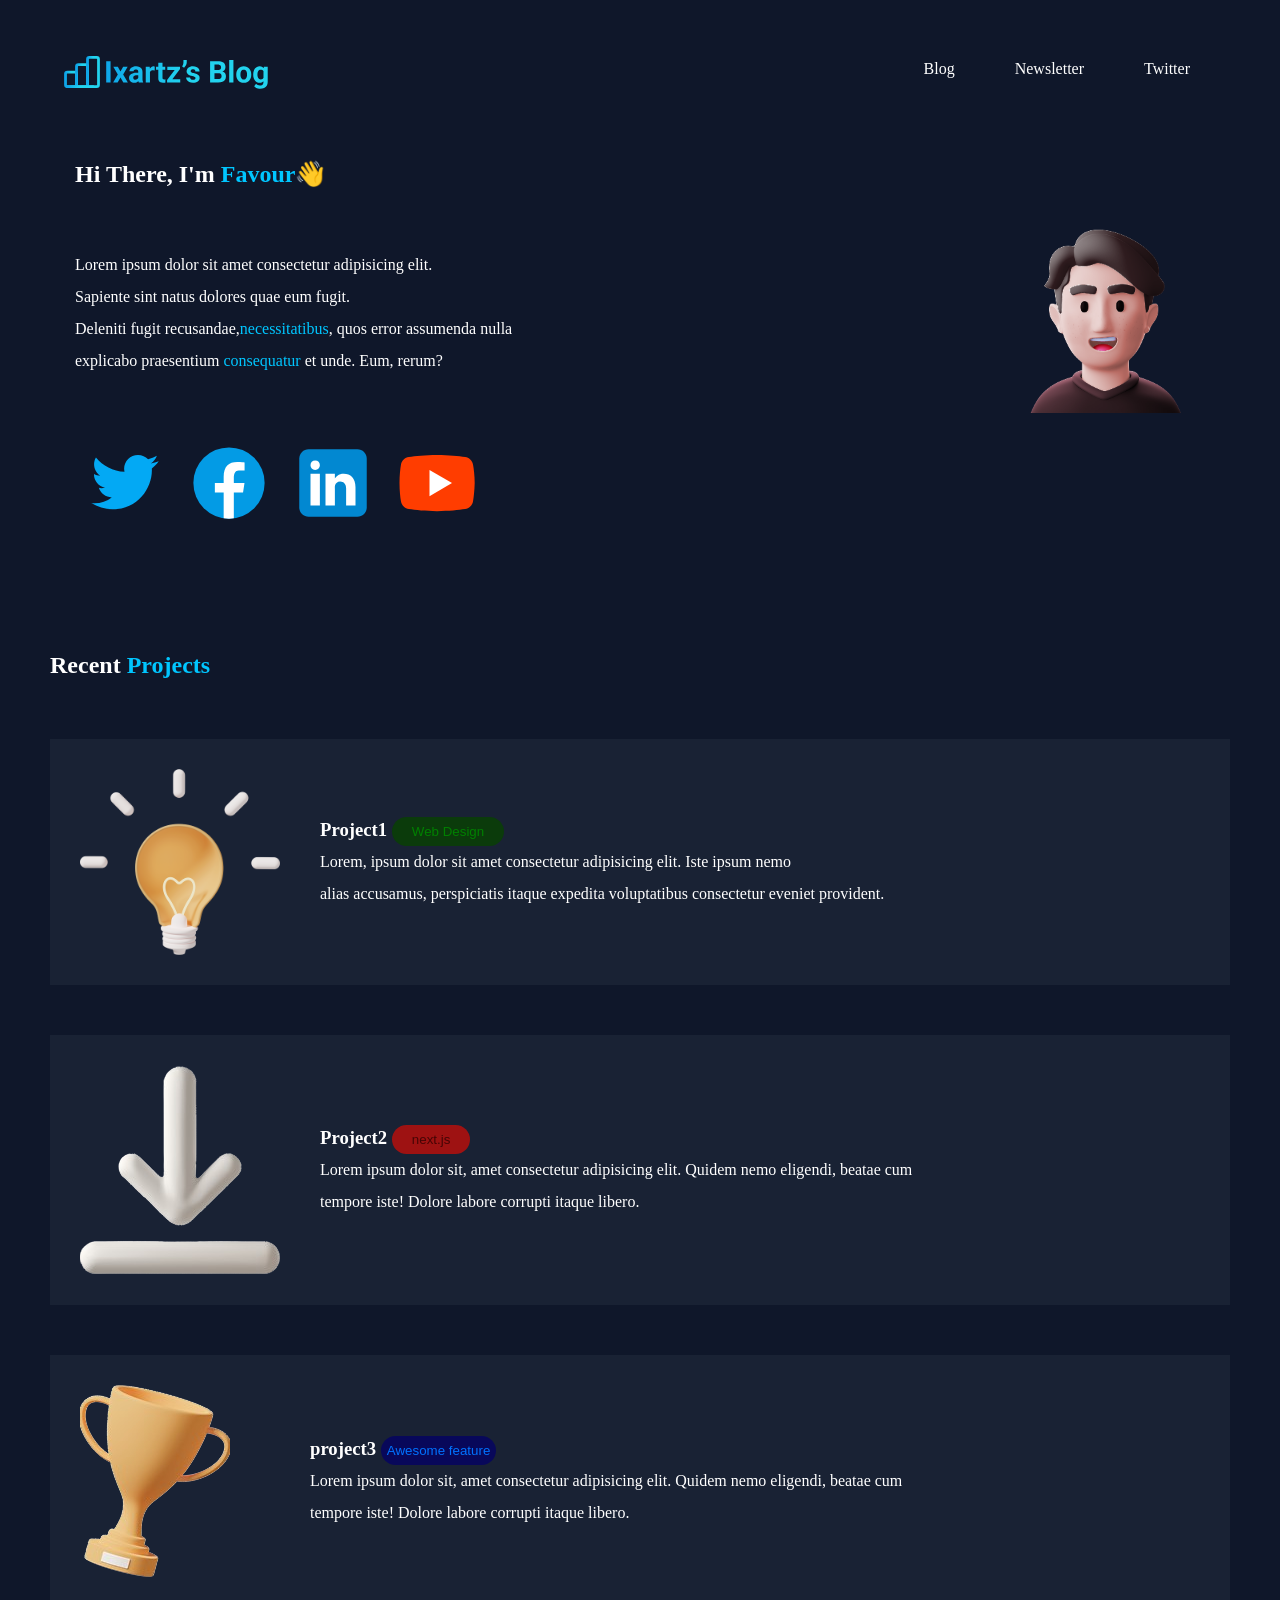
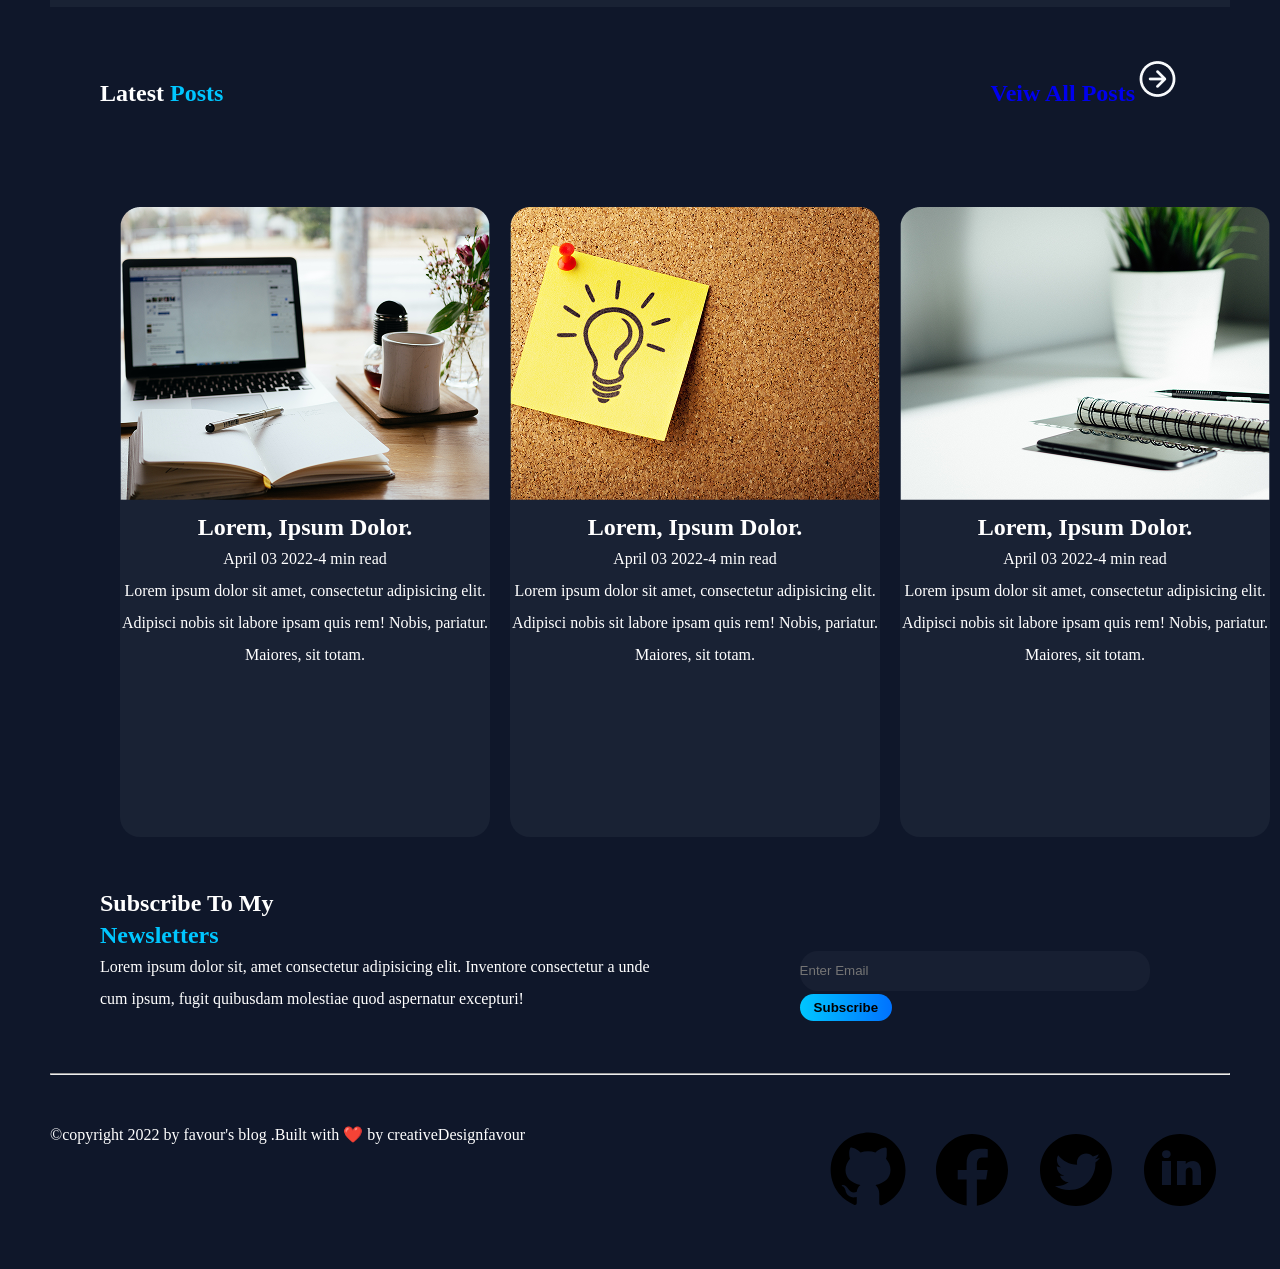
<file: index.html>
<!DOCTYPE html>
<html lang="en">
<head>
    <meta charset="UTF-8">
    <meta name="viewport" content="width=device-width, initial-scale=1.0">
    <link rel="stylesheet" href="style.css">
    <title>Document</title>
</head>
<body>
   <header>
    <nav>
        <a href="/">
        <img src="./image/logo.svg" alt="logo">
        </a>
      <ul>
        <li>
            <a href="#">Blog</a>
        </li>
        <li>
            <a href="#">Newsletter</a>
        </li>
        <li>
            <a href="#">Twitter</a>
        </li>
      </ul>  
    </nav>
   </header>
   <section>
    <main>
        <div class="container-1">
            <div>
                <h2>Hi there, i'm <span class="favour">favour👋</span></h2>
            </div>
            <div class="containerpara">
                <p>
                    Lorem ipsum dolor sit amet consectetur adipisicing elit.<br/> Sapiente sint natus dolores quae eum fugit. <br/>Deleniti fugit recusandae,<span class="necessitatibus">necessitatibus</span>, quos error assumenda nulla<br/> explicabo praesentium <span class="consequatur">consequatur</span> et unde. Eum, rerum?
                </p>
         <div>
                    <img src="./image/west man.png" class="man" width="200px" alt="">
         </div>
         </div>
                <div class="icon-container">
                <svg xmlns="http://www.w3.org/2000/svg" x="0px" y="0px" width="100" height="90" viewBox="0 0 48 48">
                    <path fill="#03A9F4" d="M42,12.429c-1.323,0.586-2.746,0.977-4.247,1.162c1.526-0.906,2.7-2.351,3.251-4.058c-1.428,0.837-3.01,1.452-4.693,1.776C34.967,9.884,33.05,9,30.926,9c-4.08,0-7.387,3.278-7.387,7.32c0,0.572,0.067,1.129,0.193,1.67c-6.138-0.308-11.582-3.226-15.224-7.654c-0.64,1.082-1,2.349-1,3.686c0,2.541,1.301,4.778,3.285,6.096c-1.211-0.037-2.351-0.374-3.349-0.914c0,0.022,0,0.055,0,0.086c0,3.551,2.547,6.508,5.923,7.181c-0.617,0.169-1.269,0.263-1.941,0.263c-0.477,0-0.942-0.054-1.392-0.135c0.94,2.902,3.667,5.023,6.898,5.086c-2.528,1.96-5.712,3.134-9.174,3.134c-0.598,0-1.183-0.034-1.761-0.104C9.268,36.786,13.152,38,17.321,38c13.585,0,21.017-11.156,21.017-20.834c0-0.317-0.01-0.633-0.025-0.945C39.763,15.197,41.013,13.905,42,12.429"></path>
                </svg>
                <svg xmlns="http://www.w3.org/2000/svg" x="0px" y="0px" width="100" height="90" viewBox="0 0 48 48">
                    <path fill="#039be5" d="M24 5A19 19 0 1 0 24 43A19 19 0 1 0 24 5Z"></path><path fill="#fff" d="M26.572,29.036h4.917l0.772-4.995h-5.69v-2.73c0-2.075,0.678-3.915,2.619-3.915h3.119v-4.359c-0.548-0.074-1.707-0.236-3.897-0.236c-4.573,0-7.254,2.415-7.254,7.917v3.323h-4.701v4.995h4.701v13.729C22.089,42.905,23.032,43,24,43c0.875,0,1.729-0.08,2.572-0.194V29.036z"></path>
            </svg>
            <svg xmlns="http://www.w3.org/2000/svg" x="0px" y="0px" width="100" height="90" viewBox="0 0 48 48">
                    <path fill="#0288D1" d="M42,37c0,2.762-2.238,5-5,5H11c-2.761,0-5-2.238-5-5V11c0-2.762,2.239-5,5-5h26c2.762,0,5,2.238,5,5V37z"></path><path fill="#FFF" d="M12 19H17V36H12zM14.485 17h-.028C12.965 17 12 15.888 12 14.499 12 13.08 12.995 12 14.514 12c1.521 0 2.458 1.08 2.486 2.499C17 15.887 16.035 17 14.485 17zM36 36h-5v-9.099c0-2.198-1.225-3.698-3.192-3.698-1.501 0-2.313 1.012-2.707 1.99C24.957 25.543 25 26.511 25 27v9h-5V19h5v2.616C25.721 20.5 26.85 19 29.738 19c3.578 0 6.261 2.25 6.261 7.274L36 36 36 36z"></path>
            </svg>
            <svg xmlns="http://www.w3.org/2000/svg" x="0px" y="0px" width="100" height="90" viewBox="0 0 48 48">
                    <path fill="#FF3D00" d="M43.2,33.9c-0.4,2.1-2.1,3.7-4.2,4c-3.3,0.5-8.8,1.1-15,1.1c-6.1,0-11.6-0.6-15-1.1c-2.1-0.3-3.8-1.9-4.2-4C4.4,31.6,4,28.2,4,24c0-4.2,0.4-7.6,0.8-9.9c0.4-2.1,2.1-3.7,4.2-4C12.3,9.6,17.8,9,24,9c6.2,0,11.6,0.6,15,1.1c2.1,0.3,3.8,1.9,4.2,4c0.4,2.3,0.9,5.7,0.9,9.9C44,28.2,43.6,31.6,43.2,33.9z"></path><path fill="#FFF" d="M20 31L20 17 32 24z"></path>
            </svg>
    </div>
    </div>
    </div>
    <div class="all">
        <h2>Recent  <span class="project">projects</span></h2>
    </div>

    <div class="Project1">
        <img src="./image/bool.png" width="200px" alt="">
        <div>
            <h3><span>Project1</span>    <button class="web">Web Design</button> </h3>
            <div>
                <p>
                    Lorem, ipsum dolor sit amet consectetur adipisicing elit. Iste ipsum nemo <br/>alias accusamus, perspiciatis itaque expedita voluptatibus consectetur eveniet provident.
                </p>
            </div>
        </div>
    </div>

    <div class="project2">
        <img src="./image/arrow.png" alt="">
        <div>
            <h3><span>Project2</span>   <button class="next">next.js</button>  </h3>
            <div>
                <p>
                    Lorem ipsum dolor sit, amet consectetur adipisicing elit. Quidem nemo eligendi, beatae cum<br/> tempore iste! Dolore labore corrupti itaque libero.
                </p>
            </div>
        </div>
    </div>

    <div class="project3">
        <img src="./image/cup.png" alt="">
        <div>
            <h3><span>project3</span>  <button class="Awesome">Awesome feature</button>  </h3>
            <div>
                <p>
                    Lorem ipsum dolor sit, amet consectetur adipisicing elit. Quidem nemo eligendi, beatae cum<br/> tempore iste! Dolore labore corrupti itaque libero.
                </p>
            </div>
        </div>
    </div>

    <div class="posts" class="image">
        <h2>Latest   <span class="post">posts</span></h2>
        <div>
            <a href="/">
            <h2><span>Veiw all posts</span><img src="./image/row.png"  alt=""></h2>
            </a>
        </div>
    </div>

    <div class="container">
        <div class="man">
            <div class="rule">
                    <img src="./image/comn.png" alt="">
                    <div class="text3">
                        <h2>Lorem, ipsum dolor.</h2>
                        <div>
                            <time datetime="April 03 2022-4 min read">April 03 2022-4 min read</time>
                            <div>
                                Lorem ipsum dolor sit amet, consectetur adipisicing elit.<br/> Adipisci nobis sit labore ipsam quis rem! Nobis, pariatur. Maiores, sit totam.
                            </div>
                        </div>
                    </div>
                </div>
        

                    <div class="jklo">
                    <img src="./image/jklo.png" alt="">
                    <div class="text2">
                        <h2>Lorem, ipsum dolor.</h2>
                        <div>
                            <time datetime="April 03 2022-4 min read">April 03 2022-4 min read</time>
                            <div>
                                Lorem ipsum dolor sit amet, consectetur adipisicing elit.<br/> Adipisci nobis sit labore ipsam quis rem! Nobis, pariatur. Maiores, sit totam.
                            </div>
                        </div>
                    </div>
                </div>

                <div class="ami">
                    <img src="./image/ami.png" alt="">
                    <div class="text1">
                        <h2>Lorem, ipsum dolor.</h2>
                        <div>
                            <time datetime="April 03 2022-4 min read">April 03 2022-4 min read</time>
                            <div class="">
                                Lorem ipsum dolor sit amet, consectetur adipisicing elit.<br/> Adipisci nobis sit labore ipsam quis rem! Nobis, pariatur. Maiores, sit totam.
                            </div>
                        </div>
                    </div>
                </div>
            </div>
    </div>
    </div>
    <div class="container">
        <h1>Subscribe to my</h1>
        <h1 class="news">Newsletters</h1>
        <div class="Newsletter">
            <p>
                Lorem ipsum dolor sit, amet consectetur adipisicing elit. Inventore consectetur a unde<br/> cum ipsum, fugit quibusdam molestiae quod aspernatur excepturi!
            </p>
            <div>
                <form>
                <span><input type="email" placeholder="Enter Email" required class="form"><button class="butt">Subscribe</button></span>
                </form> 
            </div>
        </div>
    </div>

    <div>
        <hr style="width: 100%;">
    </div>
    </main>
   </section>
   
   <footer>
    <div class="footer">
                    <p class="copy">&copy;copyright 2022 by favour's blog .Built with ❤️ by creativeDesignfavour</p>
        <div class="container-icon">
                <svg xmlns="http://www.w3.org/2000/svg" x="0px" y="0px" width="100" height="90" viewBox="0 0 24 24">
                    <path d="M10.9,2.1c-4.6,0.5-8.3,4.2-8.8,8.7c-0.5,4.7,2.2,8.9,6.3,10.5C8.7,21.4,9,21.2,9,20.8v-1.6c0,0-0.4,0.1-0.9,0.1 c-1.4,0-2-1.2-2.1-1.9c-0.1-0.4-0.3-0.7-0.6-1C5.1,16.3,5,16.3,5,16.2C5,16,5.3,16,5.4,16c0.6,0,1.1,0.7,1.3,1c0.5,0.8,1.1,1,1.4,1 c0.4,0,0.7-0.1,0.9-0.2c0.1-0.7,0.4-1.4,1-1.8c-2.3-0.5-4-1.8-4-4c0-1.1,0.5-2.2,1.2-3C7.1,8.8,7,8.3,7,7.6c0-0.4,0-0.9,0.2-1.3 C7.2,6.1,7.4,6,7.5,6c0,0,0.1,0,0.1,0C8.1,6.1,9.1,6.4,10,7.3C10.6,7.1,11.3,7,12,7s1.4,0.1,2,0.3c0.9-0.9,2-1.2,2.5-1.3 c0,0,0.1,0,0.1,0c0.2,0,0.3,0.1,0.4,0.3C17,6.7,17,7.2,17,7.6c0,0.8-0.1,1.2-0.2,1.4c0.7,0.8,1.2,1.8,1.2,3c0,2.2-1.7,3.5-4,4 c0.6,0.5,1,1.4,1,2.3v2.6c0,0.3,0.3,0.6,0.7,0.5c3.7-1.5,6.3-5.1,6.3-9.3C22,6.1,16.9,1.4,10.9,2.1z"></path>
            </svg>

                <svg xmlns="http://www.w3.org/2000/svg" x="0px" y="0px" width="100" height="90" viewBox="0 0 30 30">
                    <path d="M15,3C8.373,3,3,8.373,3,15c0,6.016,4.432,10.984,10.206,11.852V18.18h-2.969v-3.154h2.969v-2.099c0-3.475,1.693-5,4.581-5 c1.383,0,2.115,0.103,2.461,0.149v2.753h-1.97c-1.226,0-1.654,1.163-1.654,2.473v1.724h3.593L19.73,18.18h-3.106v8.697 C22.481,26.083,27,21.075,27,15C27,8.373,21.627,3,15,3z"></path>
            </svg>

            <svg xmlns="http://www.w3.org/2000/svg" x="0px" y="0px" width="100" height="90" viewBox="0 0 30 30">
                    <path d="M15,3C8.373,3,3,8.373,3,15c0,6.627,5.373,12,12,12s12-5.373,12-12C27,8.373,21.627,3,15,3z M21.464,12.535 c0.006,0.133,0.009,0.265,0.009,0.397c0,4.068-3.095,8.756-8.756,8.756c-1.739,0-3.356-0.509-4.717-1.383 c0.241,0.029,0.486,0.042,0.735,0.042c1.443,0,2.769-0.491,3.821-1.318c-1.347-0.025-2.484-0.915-2.875-2.137 c0.188,0.036,0.381,0.055,0.579,0.055c0.281,0,0.554-0.038,0.811-0.108c-1.408-0.282-2.469-1.526-2.469-3.017 c0-0.013,0-0.026,0-0.039c0.415,0.231,0.889,0.369,1.394,0.385c-0.825-0.551-1.369-1.494-1.369-2.561 c0-0.565,0.151-1.094,0.416-1.547c1.518,1.862,3.786,3.088,6.343,3.216c-0.052-0.225-0.079-0.46-0.079-0.701 c0-1.699,1.378-3.078,3.077-3.078c0.885,0,1.685,0.374,2.246,0.972c0.701-0.139,1.36-0.394,1.955-0.747 c-0.23,0.719-0.718,1.321-1.354,1.703c0.622-0.074,1.215-0.239,1.768-0.484C22.588,11.559,22.067,12.1,21.464,12.535z"></path>
            </svg>

            <svg xmlns="http://www.w3.org/2000/svg" x="0px" y="0px" width="100" height="90" viewBox="0 0 30 30">
                    <path d="M15,3C8.373,3,3,8.373,3,15c0,6.627,5.373,12,12,12s12-5.373,12-12C27,8.373,21.627,3,15,3z M10.496,8.403c0.842,0,1.403,0.561,1.403,1.309c0,0.748-0.561,1.309-1.496,1.309C9.561,11.022,9,10.46,9,9.712C9,8.964,9.561,8.403,10.496,8.403z M12,20H9v-8h3V20z M22,20h-2.824v-4.372c0-1.209-0.753-1.488-1.035-1.488s-1.224,0.186-1.224,1.488c0,0.186,0,4.372,0,4.372H14v-8h2.918v1.116C17.294,12.465,18.047,12,19.459,12C20.871,12,22,13.116,22,15.628V20z"></path>
            </svg>
    </div>
    </div>
   </footer>
</body>
</html>
</file>
<file: style.css>
*{
    margin: 0;
    padding: 0;
    box-sizing: border-box;
}
body{
    margin: 50px;
    background-color: #0f172A;
    color: white;
}
nav{
    display: flex;
    text-align: center;
    justify-content: space-between;
    margin: 10px 10px;
}
nav ul{
    text-decoration: none;
    list-style: none;
    display: flex;
}
nav ul li{
    display: flex;
    width: 80%;
}
nav li a{
    padding: 10px;
    text-decoration: none;
    justify-content: space-between;
    padding: 10px;
    margin: 0px 20px;
    color: white;
    font-size: medium;
   font-style: normal;
   font-family: cursive;
}
.containerpara {
    justify-content: space-between;
    display: flex;
    margin-top: 20px;
    font-size: medium;
   font-style: normal;
   font-family: cursive;
}
.man{
    text-align: start;
}
.container-1{
    margin: 60px 25px;
}
.containerpara{
    line-height: 2rem;
    margin:25px 0px;
    align-items: center;
}
.icon-container svg .container-icon svg{
    width: 50px;
    margin: 0px 10px;
    align-items: center;
    padding-top: 0px;
     
}
.containerpara p{
    margin:25px 0px ;
    font-size: medium;
   font-style: normal;
   font-family: cursive;
}
.Project1{
    display: flex;
    justify-content: flex-start;
    align-items: center;
    gap: 40px;
    background-color:rgba(225, 255, 255, 0.046);
    margin-bottom: 0px 50px;
    width: 100%;
    height: 50%;
    line-height: 2rem;
    font-size: medium;
   font-style: normal;
   font-family: cursive;
   padding: 30px 30px;
}
.project2{
   display: flex;
   justify-content: flex-start;
   align-items:center;
   background-color:rgba(225, 255, 255, 0.046);
   width: 100%;
   height: 60%;
   margin-top: 50px;
   gap: 40px;
   line-height: 2rem;
   font-size: medium;
   font-style: normal;
   font-family: cursive;
   padding: 30px 30px;
}
.project3{
   display: flex;
   justify-content: flex-start;
   align-items:center;
   background-color:rgba(225, 255, 255, 0.046);
   width: 100%;
   height: 60%;
   margin-top: 50px;
   gap: 80px;
   line-height: 2rem;
   font-size: medium;
   font-style: normal;
   font-family: cursive;
   padding: 30px 30px;
}
.posts{
    display: flex;
    align-items: end;
    gap: 100px;
    justify-content: space-between;
    padding: 50px 50px;
    font-size: medium;
   font-style: normal;
   font-family: cursive;
}
/* .man .jklo .ami{
    display: flex;
    justify-content: space-between;
} */
 .man{
    display: flex;
    text-align: start;
    
}
.rule{
    width: 50vh;
    background-color: rgba(225, 255, 255, 0.046);
    height:70vh;
   border-radius: 20px;
   line-height: 2rem;
   align-items: center;
   margin-left: 20px;
   font-size: medium;
   font-style: normal;
   font-family: cursive; 
}
.jklo{
    width: 50vh;
    background-color: rgba(225, 255, 255, 0.046);
    height:70vh;
   border-radius: 20px;
   line-height: 2rem;
   align-items: center;
   margin-left: 20px;
   font-size: medium;
   font-style: normal;
   font-family: cursive; 
}
.ami{
    width: 50vh;
    background-color: rgba(225, 255, 255, 0.046);
    height:70vh;
   border-radius: 20px;
   line-height: 2rem;
   align-items: center;
   margin-left: 20px;
   padding-left: 0px;
   font-size: medium;
   font-style: normal;
   font-family: cursive;
   align-items: center;
}
.Newsletter{
    display: flex;
    gap: 150px;
    font-size: medium;
   font-style: normal;
   font-family: cursive;
}
.form{
   display: flex;
    align-items: center;
    background-color: rgba(255, 255, 255, 0.034);
    border-radius: 18px;
    width: 350px;
    height: 40px;
    padding-right: 13px;
    border: none;
    position: relative;
}
.butt .form{
    flex: 1;
    padding: 12px 15px;
    border: none;
    background: transparent;
    color: white;
}
 .butt{
    padding: 6px 14px;
    border: none;
    background: linear-gradient(to right, #00c6ff, #0072ff);
    color: black;
    font-weight: bold;
    border-radius: 25px;
    position: relative;
} 
.news ,.post , .project , .favour , .consequatur , .necessitatibus{
  color:#00c6ff 
}

.container{
    margin: 50px 50px;
    line-height: 2rem;
    text-align:start;
} 
.footer{
    padding-top: 50px;
    font-size: medium;
   font-style: normal;
   font-family: cursive;
}
.all{
    padding: 60px 0px;
    text-align: start;
    font-size: medium;
   font-style: normal;
   font-family: cursive;
} 
.Awesome{
    background-color: rgb(8, 8, 90);
    color: #0072ff;
    border-radius: 20px;
    padding: 7px 6px;
    border: none;
}
.next{
    border-radius: 20px;
     padding: 7px 20px;
     color: rgb(70, 5, 5);
     background-color: rgb(158, 18, 18);
     border: none;  
}
.web{
    border-radius: 20px;
    padding:7px 20px;
    color:green;
    background-color: rgb(11, 59, 11);
    border: none;
}
.image a{
    text-decoration: none;
}
.copy{
font-size: medium;
font-style: normal;
font-family: cursive;  
}
p{
    font-size: medium;
   font-style: normal;
   font-family: cursive;
}
h2, a{
    font-size:x-large;
   font-style: normal;
   font-family: cursive;
   text-transform: capitalize;
   text-decoration: none;
}
h1{
   font-size:x-large;
   font-style: normal;
   font-family: cursive;
   text-transform: capitalize; 
}
.text1, .text2 , .text3{
    text-align: center;
    position: relative;
}
.footer{
    display: flex;
    justify-content: space-between;
}
</file>
